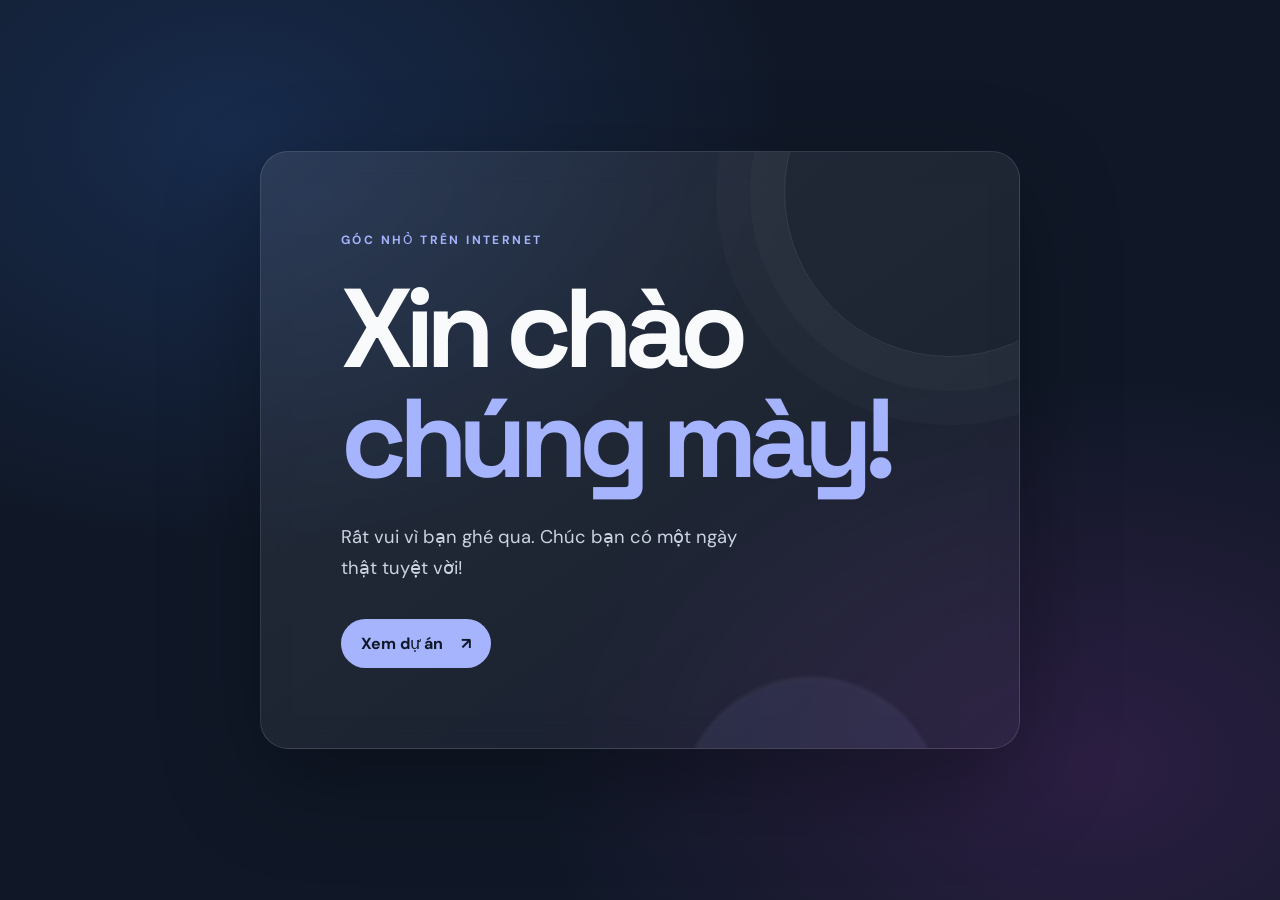
<file: index.html>
<!doctype html>
<html lang="vi">
  <head>
    <meta charset="utf-8">
    <meta name="viewport" content="width=device-width, initial-scale=1">
    <meta name="theme-color" content="#101827">
    <title>Xin chào chúng mày!</title>
    <link rel="stylesheet" href="style.css">
  </head>
  <body>
    <main class="welcome-card">
      <p class="eyebrow">GÓC NHỎ TRÊN INTERNET</p>
      <h1>Xin chào<br><span>chúng mày!</span></h1>
      <p class="message">
        Rất vui vì bạn ghé qua. Chúc bạn có một ngày thật tuyệt vời!
      </p>
      <a class="hello-link" href="https://github.com/SEN-Elevenz/your-uncle-">Xem dự án <span aria-hidden="true">↗</span></a>
      <div class="decoration decoration-one" aria-hidden="true"></div>
      <div class="decoration decoration-two" aria-hidden="true"></div>
    </main>
  </body>
</html>
</file>
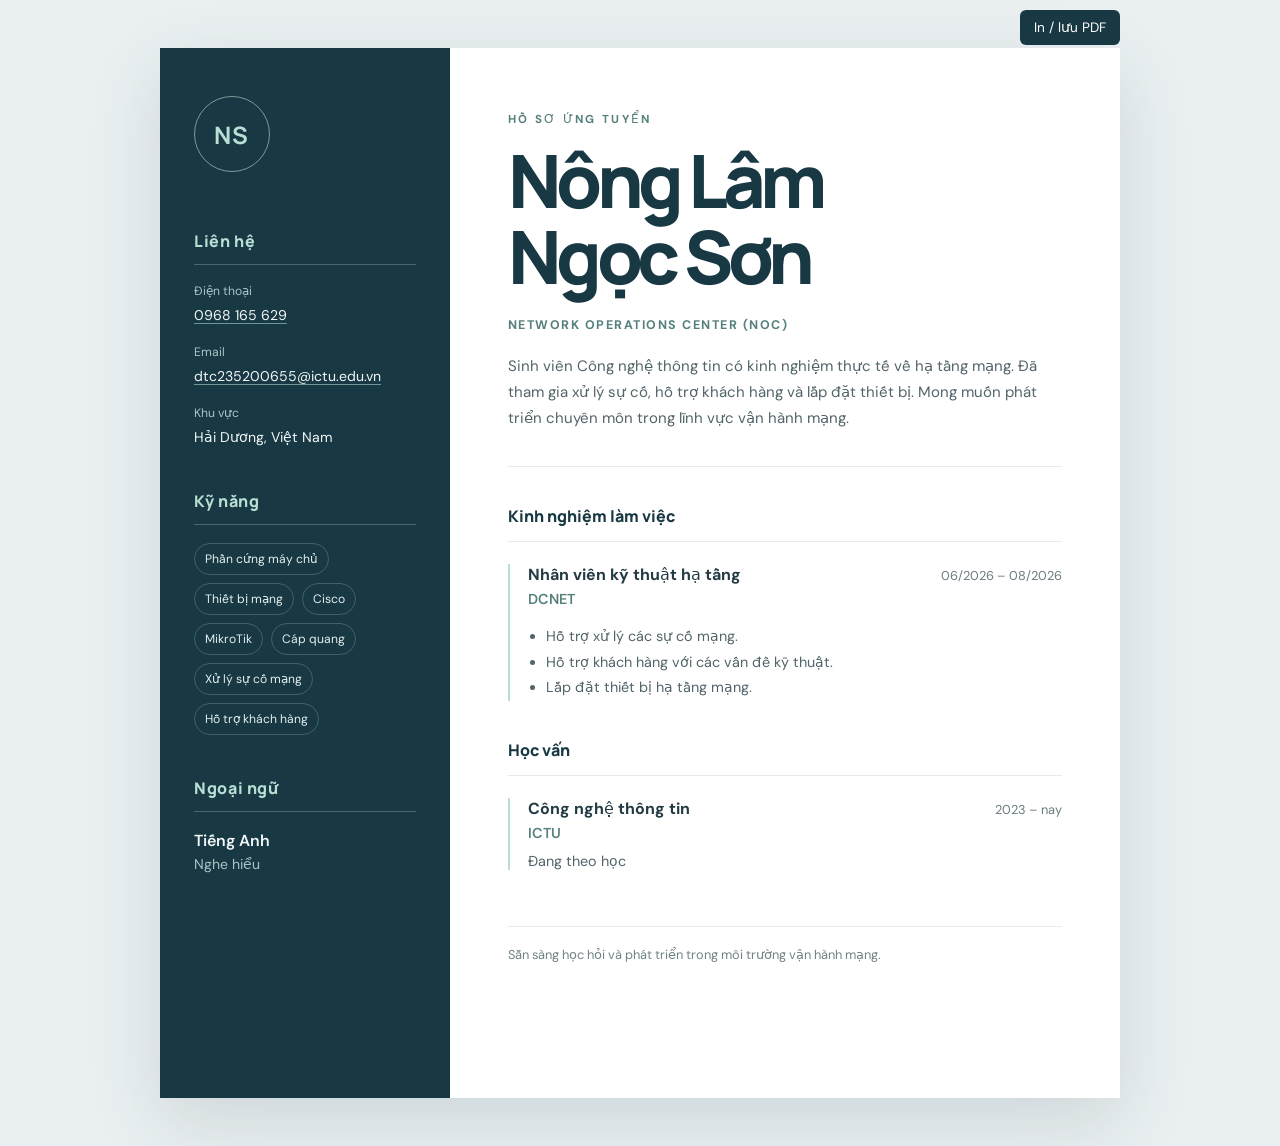
<file: cv.html>
<!doctype html>
<html lang="vi">
  <head>
    <meta charset="utf-8">
    <meta name="viewport" content="width=device-width, initial-scale=1">
    <meta name="theme-color" content="#eaf0f2">
    <meta
      name="description"
      content="CV của Nông Lâm Ngọc Sơn, ứng tuyển vị trí Network Operations Center."
    >
    <title>Nông Lâm Ngọc Sơn | CV NOC</title>
    <link rel="stylesheet" href="cv.css">
  </head>
  <body>
    <div class="page">
      <button class="print-button" type="button" onclick="window.print()">
        In / lưu PDF
      </button>

      <main class="resume">
        <aside class="sidebar">
          <div class="monogram" aria-hidden="true">NS</div>

          <section class="sidebar-section">
            <h2>Liên hệ</h2>
            <ul class="contact-list">
              <li>
                <span class="contact-label">Điện thoại</span>
                <a href="tel:+84968165629">0968 165 629</a>
              </li>
              <li>
                <span class="contact-label">Email</span>
                <a href="mailto:dtc235200655@ictu.edu.vn">dtc235200655@ictu.edu.vn</a>
              </li>
              <li>
                <span class="contact-label">Khu vực</span>
                <span>Hải Dương, Việt Nam</span>
              </li>
            </ul>
          </section>

          <section class="sidebar-section">
            <h2>Kỹ năng</h2>
            <ul class="tag-list">
              <li>Phần cứng máy chủ</li>
              <li>Thiết bị mạng</li>
              <li>Cisco</li>
              <li>MikroTik</li>
              <li>Cáp quang</li>
              <li>Xử lý sự cố mạng</li>
              <li>Hỗ trợ khách hàng</li>
            </ul>
          </section>

          <section class="sidebar-section">
            <h2>Ngoại ngữ</h2>
            <p class="language-name">Tiếng Anh</p>
            <p class="muted">Nghe hiểu</p>
          </section>
        </aside>

        <div class="main-content">
          <header class="profile">
            <p class="eyebrow">HỒ SƠ ỨNG TUYỂN</p>
            <h1>Nông Lâm<br>Ngọc Sơn</h1>
            <p class="role">NETWORK OPERATIONS CENTER (NOC)</p>
            <p class="summary">
              Sinh viên Công nghệ thông tin có kinh nghiệm thực tế về hạ tầng
              mạng. Đã tham gia xử lý sự cố, hỗ trợ khách hàng và lắp đặt thiết
              bị. Mong muốn phát triển chuyên môn trong lĩnh vực vận hành mạng.
            </p>
          </header>

          <section class="content-section">
            <h2>Kinh nghiệm làm việc</h2>
            <article class="timeline-item">
              <div class="timeline-heading">
                <div>
                  <h3>Nhân viên kỹ thuật hạ tầng</h3>
                  <p class="organization">DCNET</p>
                </div>
                <p class="date">06/2026 – 08/2026</p>
              </div>
              <ul class="experience-list">
                <li>Hỗ trợ xử lý các sự cố mạng.</li>
                <li>Hỗ trợ khách hàng với các vấn đề kỹ thuật.</li>
                <li>Lắp đặt thiết bị hạ tầng mạng.</li>
              </ul>
            </article>
          </section>

          <section class="content-section">
            <h2>Học vấn</h2>
            <article class="timeline-item">
              <div class="timeline-heading">
                <div>
                  <h3>Công nghệ thông tin</h3>
                  <p class="organization">ICTU</p>
                </div>
                <p class="date">2023 – nay</p>
              </div>
              <p class="detail">Đang theo học</p>
            </article>
          </section>

          <footer class="resume-footer">
            Sẵn sàng học hỏi và phát triển trong môi trường vận hành mạng.
          </footer>
        </div>
      </main>
    </div>
  </body>
</html>
</file>
<file: style.css>
@import url("https://fonts.googleapis.com/css2?family=DM+Sans:wght@400;500;700&family=Space+Grotesk:wght@500;600;700&display=swap");

:root {
  color-scheme: dark;
  font-family: "DM Sans", sans-serif;
  background: #101827;
  color: #f8fafc;
  font-synthesis: none;
  text-rendering: optimizeLegibility;
  -webkit-font-smoothing: antialiased;
  -moz-osx-font-smoothing: grayscale;
}

* {
  box-sizing: border-box;
}

body {
  display: grid;
  min-width: 320px;
  min-height: 100vh;
  margin: 0;
  padding: 24px;
  place-items: center;
  background:
    radial-gradient(ellipse at 18% 15%, rgb(59 130 246 / 18%), transparent 38%),
    radial-gradient(ellipse at 85% 85%, rgb(217 70 239 / 14%), transparent 36%),
    #101827;
}

.welcome-card {
  position: relative;
  isolation: isolate;
  width: min(100%, 760px);
  overflow: hidden;
  padding: clamp(36px, 8vw, 80px);
  border: 1px solid rgb(255 255 255 / 12%);
  border-radius: 28px;
  background: linear-gradient(145deg, rgb(255 255 255 / 9%), rgb(255 255 255 / 3%));
  box-shadow: 0 32px 100px rgb(0 0 0 / 30%);
  backdrop-filter: blur(16px);
}

.eyebrow {
  margin: 0 0 26px;
  color: #a5b4fc;
  font-size: 0.75rem;
  font-weight: 700;
  letter-spacing: 0.2em;
}

h1 {
  position: relative;
  margin: 0;
  font-family: "Space Grotesk", sans-serif;
  font-size: clamp(3.5rem, 11vw, 7rem);
  font-weight: 700;
  letter-spacing: -0.075em;
  line-height: 0.98;
}

h1 span {
  color: #a5b4fc;
}

.message {
  max-width: 430px;
  margin: 28px 0 34px;
  color: #cbd5e1;
  font-size: clamp(1rem, 2.5vw, 1.15rem);
  line-height: 1.7;
}

.hello-link {
  display: inline-flex;
  align-items: center;
  gap: 18px;
  padding: 14px 20px;
  border-radius: 999px;
  background: #a5b4fc;
  color: #101827;
  font-weight: 700;
  text-decoration: none;
  transition: transform 180ms ease, background-color 180ms ease;
}

.hello-link:hover {
  transform: translateY(-2px);
  background: #c7d2fe;
}

.hello-link:focus-visible {
  outline: 3px solid #f8fafc;
  outline-offset: 4px;
}

.decoration {
  position: absolute;
  z-index: -1;
  border: 1px solid rgb(255 255 255 / 10%);
  border-radius: 50%;
  pointer-events: none;
}

.decoration-one {
  top: -125px;
  right: -95px;
  width: 330px;
  height: 330px;
  box-shadow: 0 0 0 34px rgb(255 255 255 / 2%), 0 0 0 68px rgb(255 255 255 / 2%);
}

.decoration-two {
  right: 78px;
  bottom: -190px;
  width: 260px;
  height: 260px;
  background: rgb(165 180 252 / 8%);
  filter: blur(2px);
}

@media (prefers-reduced-motion: reduce) {
  *,
  *::before,
  *::after {
    scroll-behavior: auto !important;
    transition-duration: 0.01ms !important;
  }
}
</file>
<file: cv.css>
@import url("https://fonts.googleapis.com/css2?family=DM+Sans:wght@400;500;600;700&family=Manrope:wght@500;600;700;800&display=swap");

:root {
  color: #172b35;
  background: #eaf0f2;
  font-family: "DM Sans", sans-serif;
  font-synthesis: none;
  text-rendering: optimizeLegibility;
  -webkit-font-smoothing: antialiased;
  -moz-osx-font-smoothing: grayscale;
}

* {
  box-sizing: border-box;
}

body {
  min-width: 320px;
  min-height: 100vh;
  margin: 0;
  padding: 48px 20px;
}

a {
  color: inherit;
  text-decoration-color: #6d9794;
  text-underline-offset: 3px;
  overflow-wrap: anywhere;
}

.page {
  position: relative;
  width: min(100%, 960px);
  margin: 0 auto;
}

.resume {
  display: grid;
  grid-template-columns: 290px minmax(0, 1fr);
  min-height: 1050px;
  overflow: hidden;
  background: #fff;
  box-shadow: 0 24px 70px rgb(32 54 65 / 14%);
}

.sidebar {
  padding: 48px 34px;
  background: #183843;
  color: #f2f7f7;
}

.monogram {
  display: grid;
  width: 76px;
  height: 76px;
  margin-bottom: 58px;
  place-items: center;
  border: 1px solid rgb(209 232 228 / 55%);
  border-radius: 50%;
  color: #b9ded4;
  font-family: "Manrope", sans-serif;
  font-size: 1.5rem;
  font-weight: 700;
  letter-spacing: 0.08em;
}

.sidebar-section + .sidebar-section {
  margin-top: 42px;
}

.sidebar h2,
.content-section h2 {
  margin: 0;
  font-family: "Manrope", sans-serif;
  font-size: 1rem;
  font-weight: 800;
}

.sidebar h2 {
  padding-bottom: 12px;
  border-bottom: 1px solid rgb(219 238 234 / 25%);
  color: #b9ded4;
  letter-spacing: 0.04em;
}

.contact-list,
.tag-list {
  margin: 18px 0 0;
  padding: 0;
  list-style: none;
}

.contact-list li + li {
  margin-top: 18px;
}

.contact-label {
  display: block;
  margin-bottom: 5px;
  color: #a8c4c8;
  font-size: 0.76rem;
}

.contact-list li > :last-child {
  font-size: 0.88rem;
  line-height: 1.5;
}

.tag-list {
  display: flex;
  flex-wrap: wrap;
  gap: 8px;
}

.tag-list li {
  padding: 7px 10px;
  border: 1px solid rgb(219 238 234 / 22%);
  border-radius: 999px;
  color: #e2eeee;
  font-size: 0.76rem;
}

.language-name {
  margin: 18px 0 4px;
  font-weight: 600;
}

.muted {
  margin: 0;
  color: #a8c4c8;
  font-size: 0.88rem;
}

.main-content {
  padding: 64px 58px 42px;
}

.profile {
  padding-bottom: 34px;
  border-bottom: 1px solid #e5ecec;
}

.eyebrow {
  margin: 0 0 16px;
  color: #56807d;
  font-size: 0.72rem;
  font-weight: 700;
  letter-spacing: 0.2em;
}

h1 {
  margin: 0;
  color: #183843;
  font-family: "Manrope", sans-serif;
  font-size: clamp(2.8rem, 6vw, 4.6rem);
  font-weight: 800;
  letter-spacing: -0.075em;
  line-height: 1.03;
}

.role {
  margin: 22px 0 0;
  color: #56807d;
  font-size: 0.78rem;
  font-weight: 700;
  letter-spacing: 0.12em;
}

.summary {
  margin: 20px 0 0;
  color: #52646a;
  font-size: 0.94rem;
  line-height: 1.75;
}

.content-section {
  margin-top: 38px;
}

.content-section h2 {
  padding-bottom: 14px;
  border-bottom: 1px solid #e5ecec;
  color: #183843;
}

.timeline-item {
  position: relative;
  margin-top: 22px;
  padding-left: 18px;
  border-left: 2px solid #b9ded4;
}

.timeline-heading {
  display: flex;
  align-items: flex-start;
  justify-content: space-between;
  gap: 16px;
}

.timeline-heading h3 {
  margin: 0;
  color: #243b44;
  font-size: 1rem;
  font-weight: 700;
}

.organization {
  margin: 5px 0 0;
  color: #56807d;
  font-size: 0.9rem;
  font-weight: 600;
}

.date {
  flex: 0 0 auto;
  margin: 3px 0 0;
  color: #6b7c80;
  font-size: 0.8rem;
}

.experience-list {
  margin: 16px 0 0;
  padding-left: 18px;
  color: #52646a;
  font-size: 0.9rem;
  line-height: 1.8;
}

.detail {
  margin: 10px 0 0;
  color: #52646a;
  font-size: 0.9rem;
}

.resume-footer {
  margin-top: 56px;
  padding-top: 18px;
  border-top: 1px solid #e5ecec;
  color: #718287;
  font-size: 0.8rem;
  line-height: 1.5;
}

.print-button {
  position: absolute;
  top: -38px;
  right: 0;
  padding: 9px 14px;
  border: 0;
  border-radius: 6px;
  background: #183843;
  color: #fff;
  cursor: pointer;
  font: inherit;
  font-size: 0.85rem;
}

.print-button:hover {
  background: #28545f;
}

@media (max-width: 680px) {
  body {
    padding: 58px 12px 20px;
  }

  .resume {
    grid-template-columns: 1fr;
  }

  .sidebar {
    padding: 30px 28px;
  }

  .monogram {
    width: 60px;
    height: 60px;
    margin-bottom: 30px;
  }

  .sidebar-section + .sidebar-section {
    margin-top: 28px;
  }

  .main-content {
    padding: 38px 28px;
  }
}

@media print {
  @page {
    size: A4;
    margin: 0;
  }

  :root {
    print-color-adjust: exact;
    -webkit-print-color-adjust: exact;
  }

  body {
    min-width: 0;
    padding: 0;
    background: #fff;
  }

  .page,
  .resume {
    width: 100%;
    min-height: 297mm;
    margin: 0;
  }

  .resume {
    grid-template-columns: 72mm minmax(0, 1fr);
    box-shadow: none;
  }

  .sidebar {
    padding: 15mm 9mm;
  }

  .main-content {
    padding: 18mm 14mm 12mm;
  }

  .print-button {
    display: none;
  }
}
</file>
